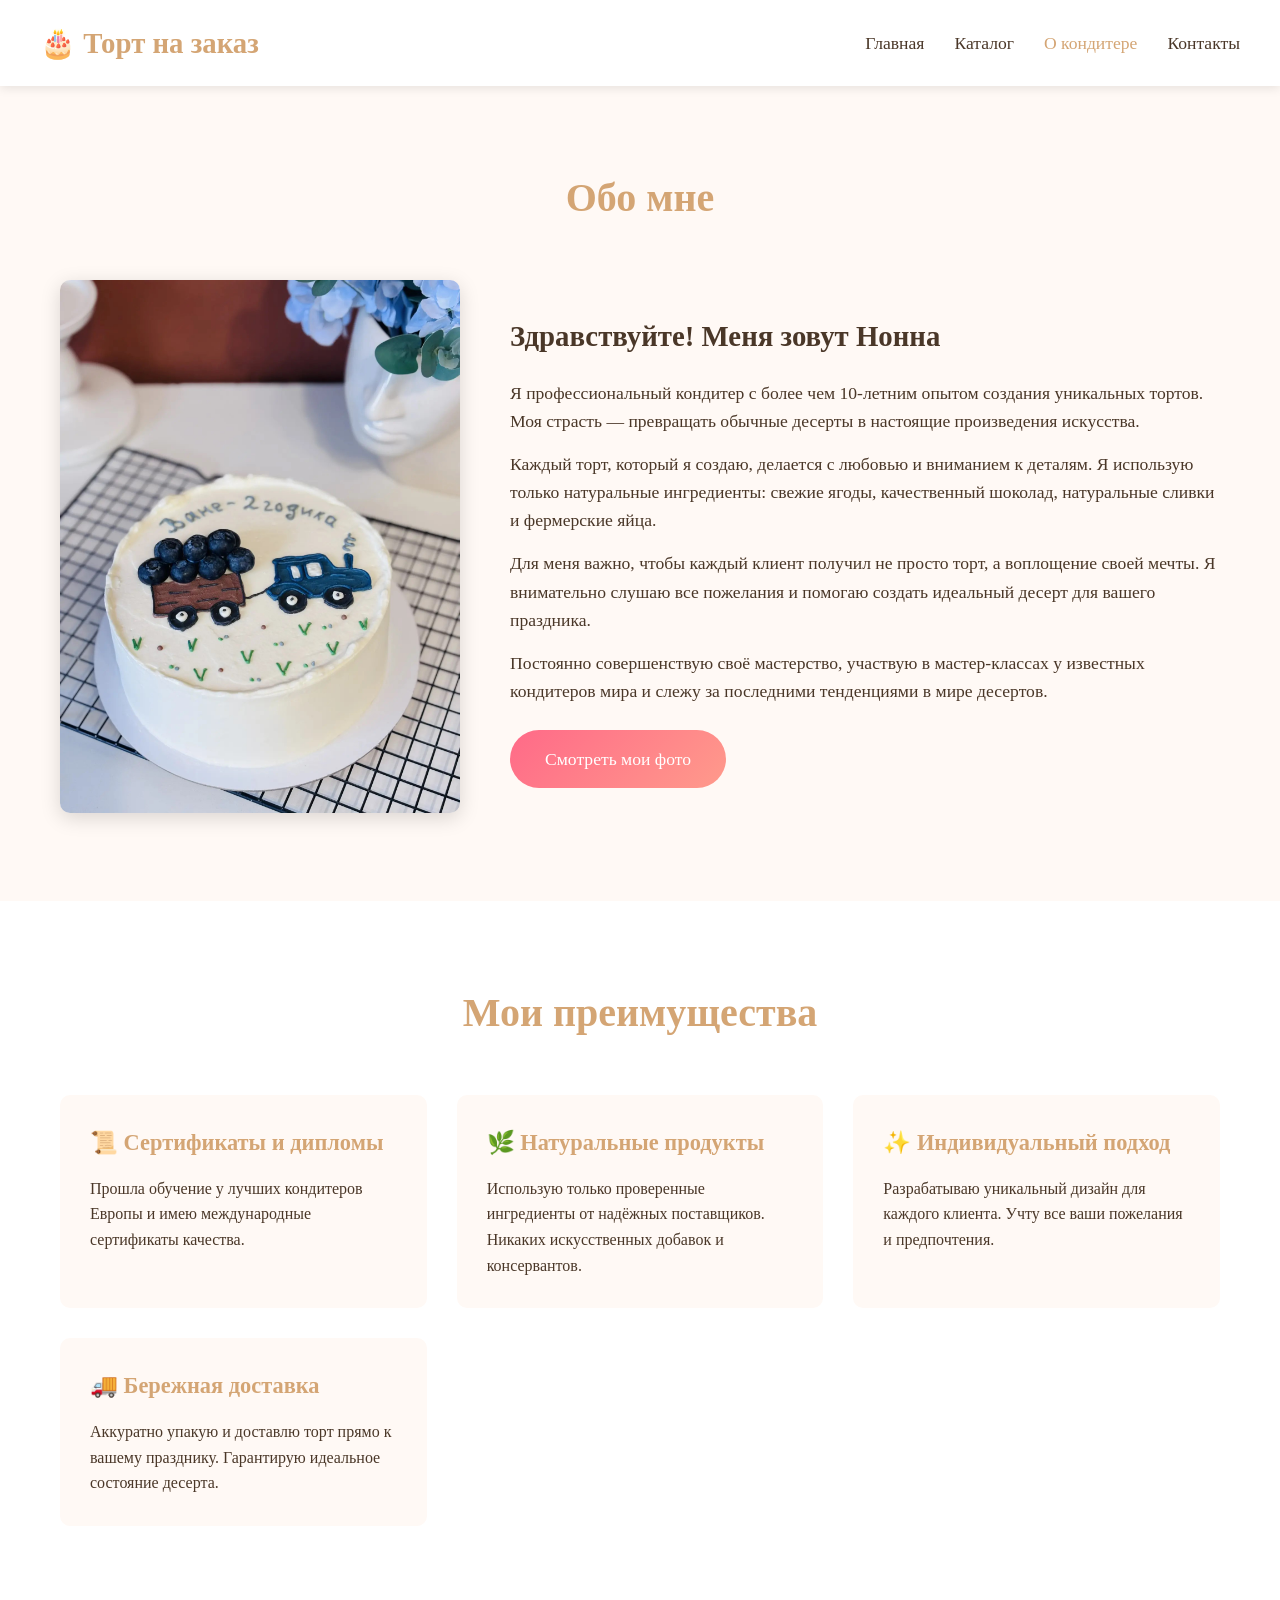
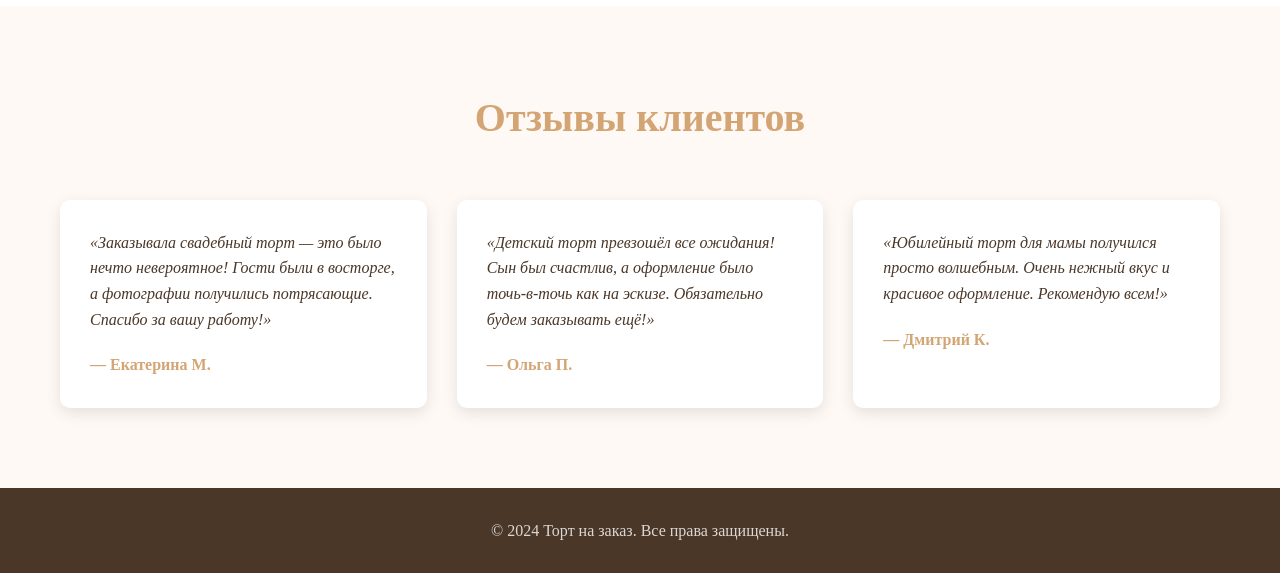
<file: about.html>
<!DOCTYPE html>
<html lang="ru">
<head>
    <meta charset="UTF-8">
    <meta name="viewport" content="width=device-width, initial-scale=1.0">
    <title>О кондитере - Торт на заказ</title>
    <link rel="stylesheet" href="css/style.css">
</head>
<body>
    <header>
        <div class="container header-content">
            <a href="index.html" class="logo">🎂 Торт на заказ</a>
            <div class="menu-toggle">
                <span></span>
                <span></span>
                <span></span>
            </div>
            <nav>
                <ul>
                    <li><a href="index.html">Главная</a></li>
                    <li><a href="catalog.html">Каталог</a></li>
                    <li><a href="about.html" class="active">О кондитере</a></li>
                    <li><a href="contacts.html">Контакты</a></li>
                </ul>
            </nav>
        </div>
    </header>

    <main>
        <section>
            <div class="container">
                <h1 class="section-title">Обо мне</h1>
                <div class="about-content">
                    <div class="about-image">
                        <img src="images/foto-konditera/1.jpg" alt="Кондитер Нонна за работой">
                    </div>
                    <div class="about-text">
                        <h3>Здравствуйте! Меня зовут Нонна</h3>
                        <p>Я профессиональный кондитер с более чем 10-летним опытом создания уникальных тортов. Моя страсть — превращать обычные десерты в настоящие произведения искусства.</p>
                        <p>Каждый торт, который я создаю, делается с любовью и вниманием к деталям. Я использую только натуральные ингредиенты: свежие ягоды, качественный шоколад, натуральные сливки и фермерские яйца.</p>
                        <p>Для меня важно, чтобы каждый клиент получил не просто торт, а воплощение своей мечты. Я внимательно слушаю все пожелания и помогаю создать идеальный десерт для вашего праздника.</p>
                        <p>Постоянно совершенствую своё мастерство, участвую в мастер-классах у известных кондитеров мира и слежу за последними тенденциями в мире десертов.</p>
                        <div style="margin-top: 25px;">
                            <a href="gallery.html?category=foto-konditera" class="btn btn-gradient">Смотреть мои фото</a>
                        </div>
                    </div>
                </div>
            </div>
        </section>

        <section style="background-color: white;">
            <div class="container">
                <h2 class="section-title">Мои преимущества</h2>
                <div style="display: grid; grid-template-columns: repeat(auto-fit, minmax(280px, 1fr)); gap: 30px;">
                    <div style="padding: 30px; background: #fff9f5; border-radius: 10px;">
                        <h3 style="color: #d4a574; margin-bottom: 15px; font-size: 1.4rem;">📜 Сертификаты и дипломы</h3>
                        <p>Прошла обучение у лучших кондитеров Европы и имею международные сертификаты качества.</p>
                    </div>
                    <div style="padding: 30px; background: #fff9f5; border-radius: 10px;">
                        <h3 style="color: #d4a574; margin-bottom: 15px; font-size: 1.4rem;">🌿 Натуральные продукты</h3>
                        <p>Использую только проверенные ингредиенты от надёжных поставщиков. Никаких искусственных добавок и консервантов.</p>
                    </div>
                    <div style="padding: 30px; background: #fff9f5; border-radius: 10px;">
                        <h3 style="color: #d4a574; margin-bottom: 15px; font-size: 1.4rem;">✨ Индивидуальный подход</h3>
                        <p>Разрабатываю уникальный дизайн для каждого клиента. Учту все ваши пожелания и предпочтения.</p>
                    </div>
                    <div style="padding: 30px; background: #fff9f5; border-radius: 10px;">
                        <h3 style="color: #d4a574; margin-bottom: 15px; font-size: 1.4rem;">🚚 Бережная доставка</h3>
                        <p>Аккуратно упакую и доставлю торт прямо к вашему празднику. Гарантирую идеальное состояние десерта.</p>
                    </div>
                </div>
            </div>
        </section>

        <section>
            <div class="container">
                <h2 class="section-title">Отзывы клиентов</h2>
                <div style="display: grid; grid-template-columns: repeat(auto-fit, minmax(300px, 1fr)); gap: 30px;">
                    <div style="padding: 30px; background: white; border-radius: 10px; box-shadow: 0 5px 15px rgba(0,0,0,0.1);">
                        <p style="font-style: italic; margin-bottom: 20px;">«Заказывала свадебный торт — это было нечто невероятное! Гости были в восторге, а фотографии получились потрясающие. Спасибо за вашу работу!»</p>
                        <p style="color: #d4a574; font-weight: bold;">— Екатерина М.</p>
                    </div>
                    <div style="padding: 30px; background: white; border-radius: 10px; box-shadow: 0 5px 15px rgba(0,0,0,0.1);">
                        <p style="font-style: italic; margin-bottom: 20px;">«Детский торт превзошёл все ожидания! Сын был счастлив, а оформление было точь-в-точь как на эскизе. Обязательно будем заказывать ещё!»</p>
                        <p style="color: #d4a574; font-weight: bold;">— Ольга П.</p>
                    </div>
                    <div style="padding: 30px; background: white; border-radius: 10px; box-shadow: 0 5px 15px rgba(0,0,0,0.1);">
                        <p style="font-style: italic; margin-bottom: 20px;">«Юбилейный торт для мамы получился просто волшебным. Очень нежный вкус и красивое оформление. Рекомендую всем!»</p>
                        <p style="color: #d4a574; font-weight: bold;">— Дмитрий К.</p>
                    </div>
                </div>
            </div>
        </section>
    </main>

    <footer>
        <div class="container">
            <p>&copy; 2024 Торт на заказ. Все права защищены.</p>
        </div>
    </footer>

    <script src="js/main.js"></script>
</body>
</html>
</file>
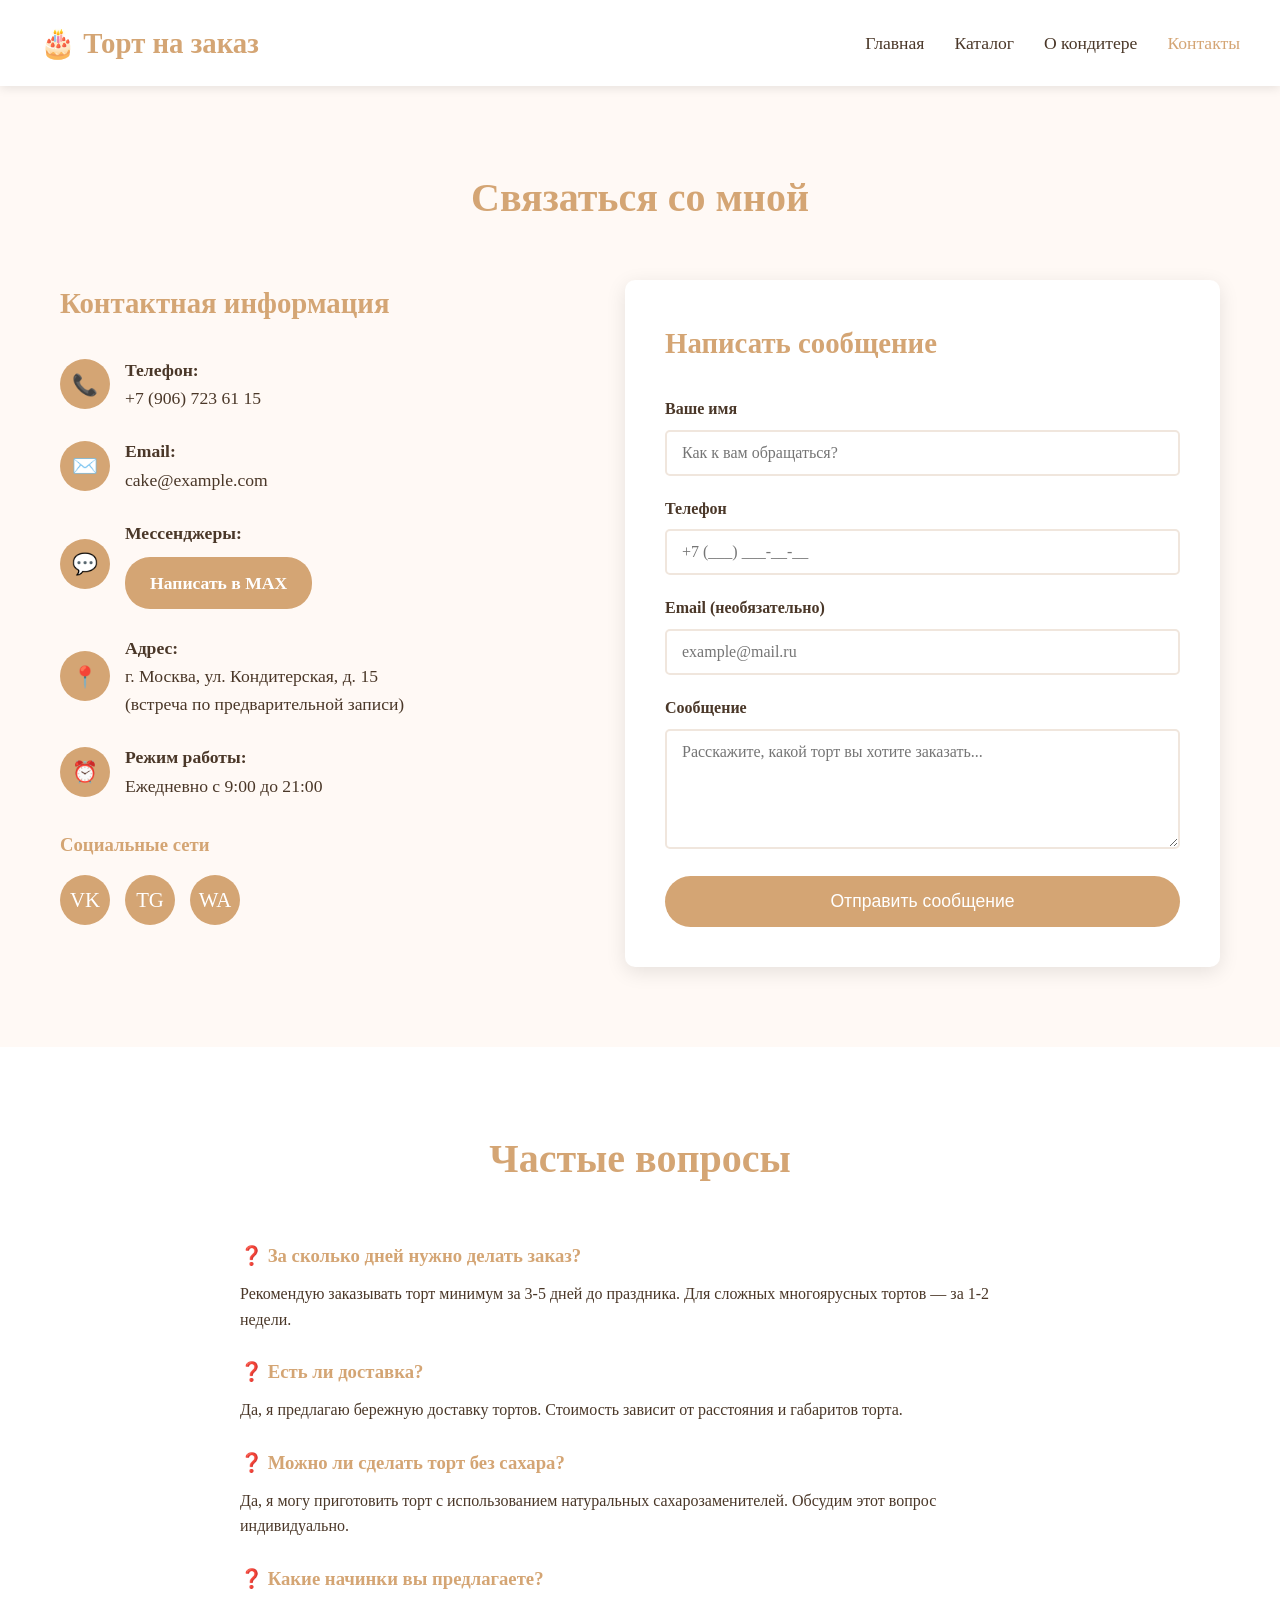
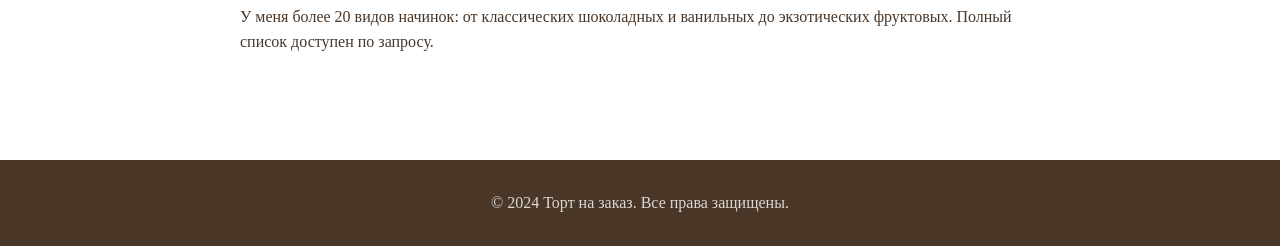
<file: contacts.html>
<!DOCTYPE html>
<html lang="ru">
<head>
    <meta charset="UTF-8">
    <meta name="viewport" content="width=device-width, initial-scale=1.0">
    <title>Контакты - Торт на заказ</title>
    <link rel="stylesheet" href="css/style.css">
</head>
<body>
    <header>
        <div class="container header-content">
            <a href="index.html" class="logo">🎂 Торт на заказ</a>
            <div class="menu-toggle">
                <span></span>
                <span></span>
                <span></span>
            </div>
            <nav>
                <ul>
                    <li><a href="index.html">Главная</a></li>
                    <li><a href="catalog.html">Каталог</a></li>
                    <li><a href="about.html">О кондитере</a></li>
                    <li><a href="contacts.html" class="active">Контакты</a></li>
                </ul>
            </nav>
        </div>
    </header>

    <main>
        <section>
            <div class="container">
                <h1 class="section-title">Связаться со мной</h1>
                <div class="contact-content">
                    <div class="contact-info">
                        <h2 style="color: #d4a574; margin-bottom: 30px; font-size: 1.8rem;">Контактная информация</h2>
                        
                        <div class="contact-item">
                            <div class="contact-icon">📞</div>
                            <div>
                                <strong>Телефон:</strong><br>
                                <a href="tel:+79067236115" style="color: #4a3728; text-decoration: none;">+7 (906) 723 61 15</a>
                            </div>
                        </div>
                        
                        <div class="contact-item">
                            <div class="contact-icon">✉️</div>
                            <div>
                                <strong>Email:</strong><br>
                                <a href="mailto:cake@example.com" style="color: #4a3728; text-decoration: none;">cake@example.com</a>
                            </div>
                        </div>
                        
                        <div class="contact-item">
                            <div class="contact-icon">💬</div>
                            <div>
                                <strong>Мессенджеры:</strong><br>
                                <a href="https://max.ru/c/-74098272628953/AaAeAT7nZVU" target="_blank" rel="noopener noreferrer" style="display: inline-block; margin-top: 10px; padding: 12px 25px; background: #d4a574; color: white; border-radius: 25px; text-decoration: none; font-weight: bold; transition: background 0.3s ease;">Написать в MAX</a>
                            </div>
                        </div>
                        
                        <div class="contact-item">
                            <div class="contact-icon">📍</div>
                            <div>
                                <strong>Адрес:</strong><br>
                                г. Москва, ул. Кондитерская, д. 15<br>
                                (встреча по предварительной записи)
                            </div>
                        </div>
                        
                        <div class="contact-item">
                            <div class="contact-icon">⏰</div>
                            <div>
                                <strong>Режим работы:</strong><br>
                                Ежедневно с 9:00 до 21:00
                            </div>
                        </div>
                        
                        <div style="margin-top: 30px;">
                            <h3 style="color: #d4a574; margin-bottom: 15px;">Социальные сети</h3>
                            <div style="display: flex; gap: 15px;">
                                <a href="#" style="width: 50px; height: 50px; background: #d4a574; border-radius: 50%; display: flex; align-items: center; justify-content: center; color: white; font-size: 1.3rem; text-decoration: none;">VK</a>
                                <a href="#" style="width: 50px; height: 50px; background: #d4a574; border-radius: 50%; display: flex; align-items: center; justify-content: center; color: white; font-size: 1.3rem; text-decoration: none;">TG</a>
                                <a href="#" style="width: 50px; height: 50px; background: #d4a574; border-radius: 50%; display: flex; align-items: center; justify-content: center; color: white; font-size: 1.3rem; text-decoration: none;">WA</a>
                            </div>
                        </div>
                    </div>
                    
                    <div class="contact-form">
                        <h2 style="color: #d4a574; margin-bottom: 30px; font-size: 1.8rem;">Написать сообщение</h2>
                        <form>
                            <div class="form-group">
                                <label for="name">Ваше имя</label>
                                <input type="text" id="name" name="name" placeholder="Как к вам обращаться?" required>
                            </div>
                            
                            <div class="form-group">
                                <label for="phone">Телефон</label>
                                <input type="tel" id="phone" name="phone" placeholder="+7 (___) ___-__-__" required>
                            </div>
                            
                            <div class="form-group">
                                <label for="email">Email (необязательно)</label>
                                <input type="email" id="email" name="email" placeholder="example@mail.ru">
                            </div>
                            
                            <div class="form-group">
                                <label for="message">Сообщение</label>
                                <textarea id="message" name="message" placeholder="Расскажите, какой торт вы хотите заказать..." required></textarea>
                            </div>
                            
                            <button type="submit" class="btn" style="width: 100%; border: none; cursor: pointer;">Отправить сообщение</button>
                        </form>
                    </div>
                </div>
            </div>
        </section>

        <section style="background-color: white;">
            <div class="container">
                <h2 class="section-title">Частые вопросы</h2>
                <div style="max-width: 800px; margin: 0 auto;">
                    <div style="margin-bottom: 25px;">
                        <h3 style="color: #d4a574; margin-bottom: 10px;">❓ За сколько дней нужно делать заказ?</h3>
                        <p>Рекомендую заказывать торт минимум за 3-5 дней до праздника. Для сложных многоярусных тортов — за 1-2 недели.</p>
                    </div>
                    <div style="margin-bottom: 25px;">
                        <h3 style="color: #d4a574; margin-bottom: 10px;">❓ Есть ли доставка?</h3>
                        <p>Да, я предлагаю бережную доставку тортов. Стоимость зависит от расстояния и габаритов торта.</p>
                    </div>
                    <div style="margin-bottom: 25px;">
                        <h3 style="color: #d4a574; margin-bottom: 10px;">❓ Можно ли сделать торт без сахара?</h3>
                        <p>Да, я могу приготовить торт с использованием натуральных сахарозаменителей. Обсудим этот вопрос индивидуально.</p>
                    </div>
                    <div style="margin-bottom: 25px;">
                        <h3 style="color: #d4a574; margin-bottom: 10px;">❓ Какие начинки вы предлагаете?</h3>
                        <p>У меня более 20 видов начинок: от классических шоколадных и ванильных до экзотических фруктовых. Полный список доступен по запросу.</p>
                    </div>
                </div>
            </div>
        </section>
    </main>

    <footer>
        <div class="container">
            <p>&copy; 2024 Торт на заказ. Все права защищены.</p>
        </div>
    </footer>

    <script src="js/main.js"></script>
</body>
</html>
</file>
<file: css/style.css>
/* Основные стили */
* {
    margin: 0;
    padding: 0;
    box-sizing: border-box;
}

body {
    font-family: 'Georgia', serif;
    line-height: 1.6;
    color: #4a3728;
    background-color: #fff9f5;
}

.container {
    max-width: 1200px;
    margin: 0 auto;
    padding: 0 20px;
}

/* Шапка сайта */
header {
    background-color: #fff;
    box-shadow: 0 2px 10px rgba(0,0,0,0.1);
    position: sticky;
    top: 0;
    z-index: 1000;
}

.header-content {
    display: flex;
    justify-content: space-between;
    align-items: center;
    padding: 20px 0;
}

.logo {
    font-size: 1.8rem;
    font-weight: bold;
    color: #d4a574;
    text-decoration: none;
}

.logo:hover {
    color: #c99564;
}

nav ul {
    list-style: none;
    display: flex;
    gap: 30px;
}

nav a {
    text-decoration: none;
    color: #4a3728;
    font-size: 1.1rem;
    transition: color 0.3s ease;
}

nav a:hover,
nav a.active {
    color: #d4a574;
}

/* Мобильное меню */
.menu-toggle {
    display: none;
    flex-direction: column;
    cursor: pointer;
    gap: 5px;
}

.menu-toggle span {
    width: 25px;
    height: 3px;
    background-color: #4a3728;
    transition: 0.3s;
}

/* Главный баннер */
.hero {
    background: linear-gradient(rgba(0,0,0,0.4), rgba(0,0,0,0.4)), url('../5c9d0ffc-e9ad-444b-8f07-dd5a7463a1cd.jpg');
    background-size: cover;
    background-position: center;
    height: 500px;
    display: flex;
    align-items: center;
    justify-content: center;
    text-align: center;
    color: white;
}

.hero h1 {
    font-size: 3rem;
    margin-bottom: 20px;
    text-shadow: 2px 2px 4px rgba(0,0,0,0.5);
}

.hero p {
    font-size: 1.3rem;
    margin-bottom: 30px;
    text-shadow: 1px 1px 3px rgba(0,0,0,0.5);
}

.btn {
    display: inline-block;
    padding: 15px 35px;
    background-color: #d4a574;
    color: white;
    text-decoration: none;
    border-radius: 30px;
    font-size: 1.1rem;
    transition: background-color 0.3s ease;
}

.btn:hover {
    background-color: #c99564;
}

/* Секции */
section {
    padding: 80px 0;
}

.section-title {
    text-align: center;
    font-size: 2.5rem;
    color: #d4a574;
    margin-bottom: 50px;
}

/* О кондитере */
.about-content {
    display: flex;
    align-items: center;
    gap: 50px;
}

.about-image {
    flex: 1;
    max-width: 400px;
}

.about-image img {
    width: 100%;
    border-radius: 10px;
    box-shadow: 0 5px 20px rgba(0,0,0,0.15);
}

.about-text {
    flex: 1;
}

.about-text h3 {
    font-size: 1.8rem;
    color: #4a3728;
    margin-bottom: 20px;
}

.about-text p {
    margin-bottom: 15px;
    font-size: 1.1rem;
}

/* Каталог */
.gallery {
    display: grid;
    grid-template-columns: repeat(auto-fill, minmax(300px, 1fr));
    gap: 30px;
}

.gallery-item {
    position: relative;
    overflow: hidden;
    border-radius: 10px;
    box-shadow: 0 5px 15px rgba(0,0,0,0.1);
    transition: transform 0.3s ease;
}

.gallery-item:hover {
    transform: translateY(-5px);
}

.gallery-item img {
    width: 100%;
    height: 300px;
    object-fit: cover;
    display: block;
}

.video-item {
    grid-column: 1 / -1;
    text-align: center;
}

.video-item video {
    max-width: 100%;
    border-radius: 10px;
    box-shadow: 0 5px 15px rgba(0,0,0,0.1);
}

/* Контакты */
.contact-content {
    display: flex;
    gap: 50px;
    flex-wrap: wrap;
}

.contact-info {
    flex: 1;
    min-width: 300px;
}

.contact-item {
    display: flex;
    align-items: center;
    gap: 15px;
    margin-bottom: 25px;
    font-size: 1.1rem;
}

.contact-icon {
    width: 50px;
    height: 50px;
    background-color: #d4a574;
    border-radius: 50%;
    display: flex;
    align-items: center;
    justify-content: center;
    color: white;
    font-size: 1.3rem;
}

.contact-form {
    flex: 1;
    min-width: 300px;
    background-color: white;
    padding: 40px;
    border-radius: 10px;
    box-shadow: 0 5px 20px rgba(0,0,0,0.1);
}

.form-group {
    margin-bottom: 20px;
}

.form-group label {
    display: block;
    margin-bottom: 8px;
    font-weight: bold;
    color: #4a3728;
}

.form-group input,
.form-group textarea {
    width: 100%;
    padding: 12px 15px;
    border: 2px solid #f0e6dd;
    border-radius: 5px;
    font-size: 1rem;
    font-family: inherit;
    transition: border-color 0.3s ease;
}

.form-group input:focus,
.form-group textarea:focus {
    outline: none;
    border-color: #d4a574;
}

.form-group textarea {
    resize: vertical;
    min-height: 120px;
}

/* Подвал */
footer {
    background-color: #4a3728;
    color: white;
    text-align: center;
    padding: 30px 0;
}

footer p {
    opacity: 0.8;
}

/* Адаптивность */
@media (max-width: 768px) {
    .menu-toggle {
        display: flex;
    }

    nav ul {
        display: none;
        position: absolute;
        top: 100%;
        left: 0;
        right: 0;
        background-color: white;
        flex-direction: column;
        padding: 20px;
        gap: 15px;
        box-shadow: 0 5px 10px rgba(0,0,0,0.1);
    }

    nav ul.active {
        display: flex;
    }

    .hero h1 {
        font-size: 2rem;
    }

    .hero p {
        font-size: 1.1rem;
    }

    .about-content {
        flex-direction: column;
    }

    .about-image {
        max-width: 100%;
    }

    .section-title {
        font-size: 2rem;
    }

    .gallery {
        grid-template-columns: repeat(auto-fill, minmax(250px, 1fr));
    }

    .contact-content {
        flex-direction: column;
    }

    .contact-form {
        padding: 25px;
    }
}

@media (max-width: 480px) {
    .header-content {
        flex-direction: column;
        gap: 15px;
    }

    .logo {
        font-size: 1.5rem;
    }

    .hero {
        height: 400px;
    }

    .hero h1 {
        font-size: 1.8rem;
    }

    .btn {
        padding: 12px 25px;
        font-size: 1rem;
    }

    .gallery {
        grid-template-columns: 1fr;
    }
}

/* ==================== ЯРКИЙ СОВРЕМЕННЫЙ СТИЛЬ ==================== */

/* Карточки категорий */
.categories-section {
    padding: 70px 0;
    background: linear-gradient(180deg, #fff9f5 0%, #fff3ec 100%);
}

.categories-grid {
    display: grid;
    grid-template-columns: repeat(auto-fill, minmax(260px, 1fr));
    gap: 28px;
    margin-top: 40px;
}

.category-card {
    position: relative;
    border-radius: 24px;
    padding: 26px 22px;
    color: #fff;
    overflow: hidden;
    box-shadow: 0 10px 30px rgba(0, 0, 0, 0.12);
    transition: transform 0.35s ease, box-shadow 0.35s ease;
    display: flex;
    flex-direction: column;
    align-items: flex-start;
    animation: fadeUp 0.6s ease both;
}

.category-card:hover {
    transform: translateY(-10px) scale(1.02);
    box-shadow: 0 20px 45px rgba(0, 0, 0, 0.2);
}

.category-card::after {
    content: '';
    position: absolute;
    top: -40%;
    right: -40%;
    width: 70%;
    height: 70%;
    background: radial-gradient(circle, rgba(255,255,255,0.25), transparent 70%);
    pointer-events: none;
}

.category-card h3 {
    font-size: 1.3rem;
    margin-bottom: 6px;
    line-height: 1.3;
    text-shadow: 0 1px 3px rgba(0,0,0,0.15);
}

.category-card .cat-emoji {
    font-size: 2.2rem;
    margin-bottom: 12px;
    filter: drop-shadow(0 3px 6px rgba(0,0,0,0.2));
}

.category-card .cat-preview {
    width: 90px;
    height: 90px;
    border-radius: 50%;
    object-fit: cover;
    border: 4px solid rgba(255,255,255,0.85);
    box-shadow: 0 6px 18px rgba(0,0,0,0.25);
    margin: 14px auto 18px;
    align-self: center;
    transition: transform 0.4s ease;
}

.category-card:hover .cat-preview {
    transform: scale(1.12) rotate(4deg);
}

.category-card .btn-more {
    display: inline-block;
    margin-top: auto;
    align-self: center;
    background: rgba(255, 255, 255, 0.95);
    color: #4a3728;
    border: none;
    border-radius: 50px;
    padding: 10px 26px;
    font-size: 1rem;
    font-weight: bold;
    font-family: inherit;
    text-decoration: none;
    cursor: pointer;
    transition: transform 0.25s ease, box-shadow 0.25s ease, background 0.25s ease;
    box-shadow: 0 4px 12px rgba(0,0,0,0.15);
}

.category-card .btn-more:hover {
    transform: translateY(-2px);
    box-shadow: 0 8px 20px rgba(0,0,0,0.25);
    background: #fff;
}

/* Цвета карточек категорий */
.cat-domashnie      { background: linear-gradient(135deg, #ff9a8b 0%, #ff6a88 100%); }
.cat-mussovye       { background: linear-gradient(135deg, #d4a373 0%, #b08968 100%); }
.cat-yagodnye       { background: linear-gradient(135deg, #e91e63 0%, #ad1457 100%); }
.cat-bento          { background: linear-gradient(135deg, #ffd166 0%, #f4a261 100%); }
.cat-detskie        { background: linear-gradient(135deg, #ff8fb1 0%, #f72585 100%); }
.cat-dlya-devochek  { background: linear-gradient(135deg, #f78ca0 0%, #f9748f 50%, #fd9853 100%); }
.cat-dlya-malchikov { background: linear-gradient(135deg, #4facfe 0%, #3a86c8 100%); }
.cat-muzhskie       { background: linear-gradient(135deg, #4b6cb7 0%, #182848 100%); }
.cat-svadebnye      { background: linear-gradient(135deg, #a18cd1 0%, #7b5ea7 100%); }
.cat-kapkeyki       { background: linear-gradient(135deg, #ffacc7 0%, #ff8fab 100%); }
.cat-sertifikaty    { background: linear-gradient(135deg, #e9c46a 0%, #d4a373 100%); }
.cat-foto-konditera { background: linear-gradient(135deg, #f6a5c0 0%, #e56b9c 100%); }

@keyframes fadeUp {
    from { opacity: 0; transform: translateY(30px); }
    to   { opacity: 1; transform: translateY(0); }
}

/* Кнопки */
.btn-gradient {
    background: linear-gradient(135deg, #ff6a88, #ff9a8b) !important;
    color: #fff !important;
    border: none !important;
}

.btn-outline {
    background: transparent !important;
    border: 2px solid #d4a574 !important;
    color: #d4a574 !important;
    margin-left: 12px;
}

.btn, .btn-gradient, .btn-outline {
    border-radius: 50px;
}

/* Страница галереи категории */
.gallery-hero {
    padding: 70px 0 50px;
    color: #fff;
    text-align: center;
    background: linear-gradient(135deg, #ff9a8b, #ff6a88);
}

.gallery-hero h1 {
    font-size: 2.6rem;
    margin: 12px 0 8px;
    text-shadow: 0 2px 8px rgba(0,0,0,0.2);
}

.gallery-hero p {
    font-size: 1.15rem;
    opacity: 0.95;
}

.back-link {
    display: inline-block;
    color: #fff;
    text-decoration: none;
    background: rgba(255,255,255,0.2);
    border-radius: 50px;
    padding: 8px 20px;
    font-size: 0.95rem;
    transition: background 0.3s ease;
}

.back-link:hover {
    background: rgba(255,255,255,0.35);
}

.photo-grid {
    display: grid;
    grid-template-columns: repeat(3, 1fr);
    gap: 24px;
    margin-top: 50px;
}

.photo-grid-item {
    border-radius: 20px;
    overflow: hidden;
    box-shadow: 0 8px 24px rgba(0,0,0,0.1);
    cursor: pointer;
    animation: fadeUp 0.6s ease both;
    transition: transform 0.35s ease, box-shadow 0.35s ease;
    aspect-ratio: 1 / 1;
    background: #fbe9df;
}

.photo-grid-item:hover {
    transform: translateY(-6px) scale(1.02);
    box-shadow: 0 16px 40px rgba(0,0,0,0.18);
}

.photo-grid-item img {
    width: 100%;
    height: 100%;
    object-fit: cover;
    display: block;
    transition: transform 0.5s ease;
}

.photo-grid-item:hover img {
    transform: scale(1.08);
}

/* Лайтбокс */
.lightbox {
    display: none;
    position: fixed;
    inset: 0;
    background: rgba(0, 0, 0, 0.85);
    z-index: 2000;
    justify-content: center;
    align-items: center;
    padding: 30px;
}

.lightbox.active {
    display: flex;
}

.lightbox img {
    max-width: 90%;
    max-height: 85vh;
    border-radius: 16px;
    box-shadow: 0 10px 60px rgba(0,0,0,0.5);
}

.lightbox-close {
    position: absolute;
    top: 20px;
    right: 32px;
    color: #fff;
    font-size: 3rem;
    cursor: pointer;
    line-height: 1;
    transition: transform 0.25s ease;
}

.lightbox-close:hover {
    transform: rotate(90deg);
}

/* Адаптив: категории и галерея */
@media (max-width: 900px) {
    .photo-grid {
        grid-template-columns: repeat(2, 1fr);
    }
    .categories-grid {
        grid-template-columns: repeat(2, 1fr);
    }
}

@media (max-width: 600px) {
    .photo-grid {
        grid-template-columns: 1fr;
    }
    .gallery-hero h1 {
        font-size: 1.9rem;
    }
    .btn-outline {
        margin-left: 0;
        margin-top: 14px;
    }
}

@media (max-width: 480px) {
    .categories-grid {
        grid-template-columns: 1fr;
    }
}
</file>
